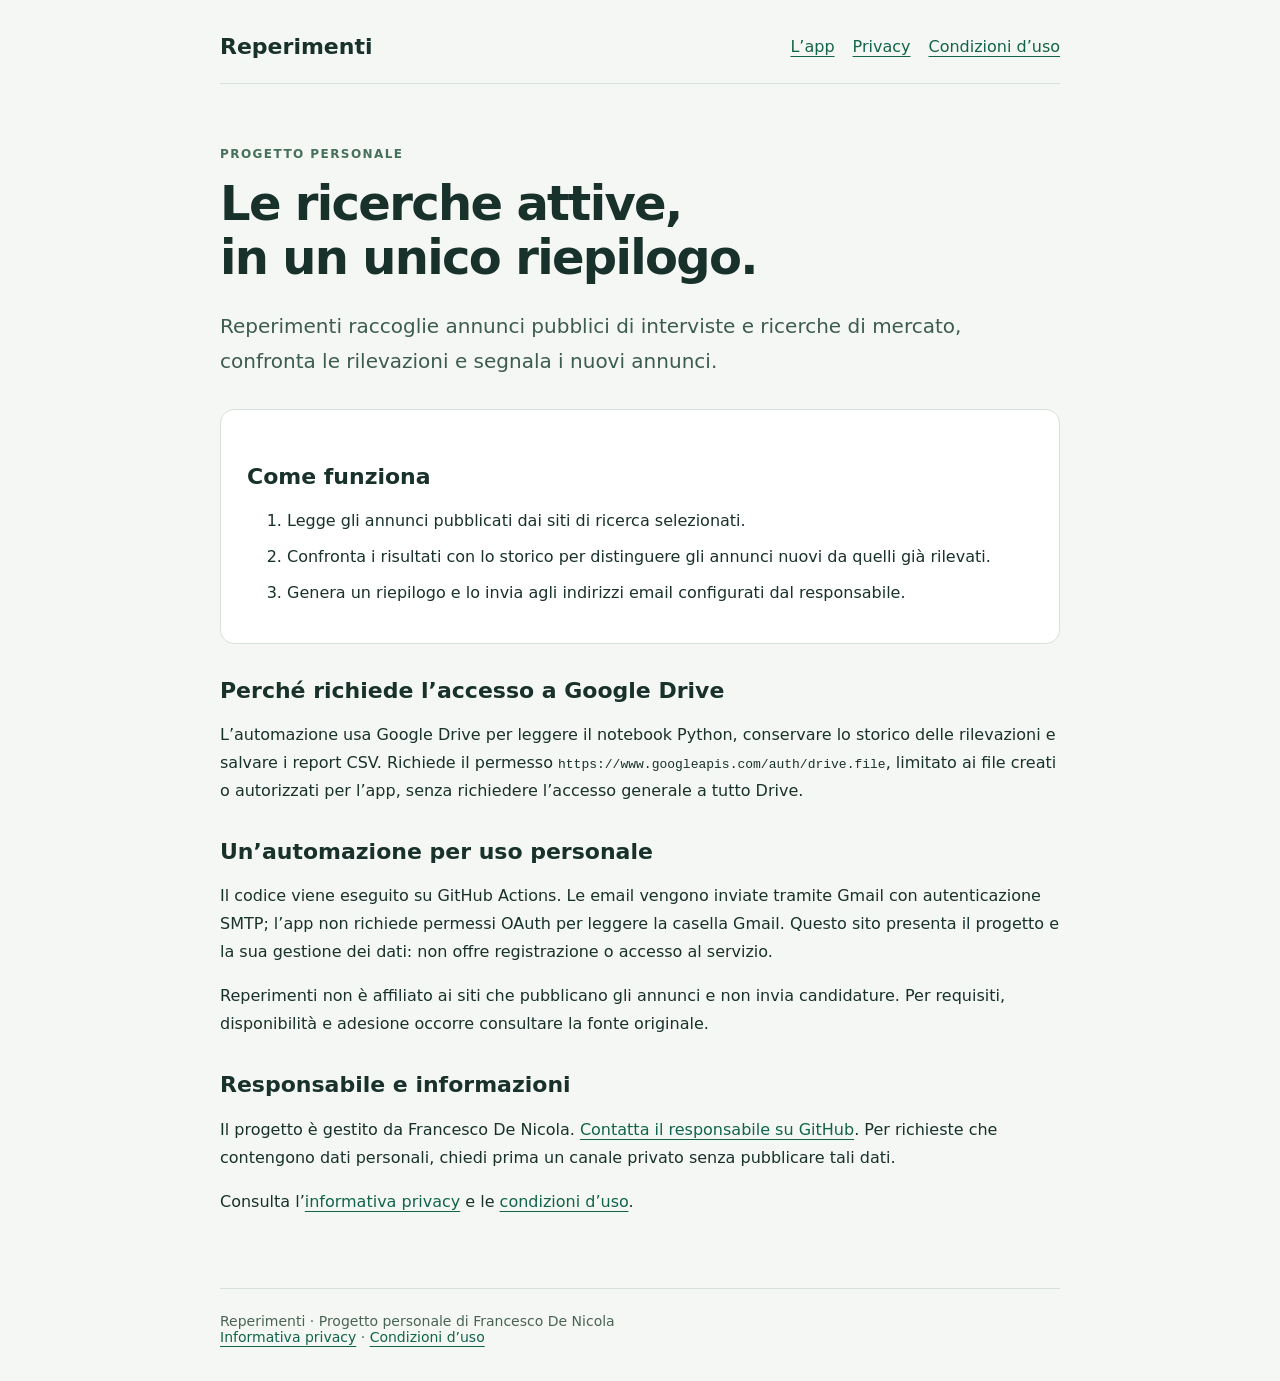
<file: index.html>
<!doctype html>
<html lang="it">
<head>
<meta charset="utf-8">
<meta name="google-site-verification" content="EguJrZzqyc4O2hbrNlRsHosMPBguGzQ1p2w5G8lYS8A" />
<meta name="viewport" content="width=device-width, initial-scale=1">
<title>Ricerche di mercato in un unico riepilogo | Reperimenti</title>
<meta name="description" content="Reperimenti è un progetto personale che raccoglie annunci pubblici di ricerche di mercato e genera un riepilogo via email.">
<link rel="stylesheet" href="./style.css">
</head>
<body>
<header><a class="brand" href="./">Reperimenti</a><nav aria-label="Navigazione principale"><a href="./">L’app</a><a href="./privacy.html">Privacy</a><a href="./termini.html">Condizioni d’uso</a></nav></header>
<main><p class="eyebrow">Progetto personale</p><h1>Le ricerche attive,<br>in un unico riepilogo.</h1><p class="lead">Reperimenti raccoglie annunci pubblici di interviste e ricerche di mercato, confronta le rilevazioni e segnala i nuovi annunci.</p><div class="panel"><h2>Come funziona</h2><ol><li>Legge gli annunci pubblicati dai siti di ricerca selezionati.</li><li>Confronta i risultati con lo storico per distinguere gli annunci nuovi da quelli già rilevati.</li><li>Genera un riepilogo e lo invia agli indirizzi email configurati dal responsabile.</li></ol></div><h2>Perché richiede l’accesso a Google Drive</h2><p>L’automazione usa Google Drive per leggere il notebook Python, conservare lo storico delle rilevazioni e salvare i report CSV. Richiede il permesso <code>https://www.googleapis.com/auth/drive.file</code>, limitato ai file creati o autorizzati per l’app, senza richiedere l’accesso generale a tutto Drive.</p><h2>Un’automazione per uso personale</h2><p>Il codice viene eseguito su GitHub Actions. Le email vengono inviate tramite Gmail con autenticazione SMTP; l’app non richiede permessi OAuth per leggere la casella Gmail. Questo sito presenta il progetto e la sua gestione dei dati: non offre registrazione o accesso al servizio.</p><p>Reperimenti non è affiliato ai siti che pubblicano gli annunci e non invia candidature. Per requisiti, disponibilità e adesione occorre consultare la fonte originale.</p><h2>Responsabile e informazioni</h2><p>Il progetto è gestito da Francesco De Nicola. <a href="https://github.com/francescodenicola/reperimenti-info/issues">Contatta il responsabile su GitHub</a>. Per richieste che contengono dati personali, chiedi prima un canale privato senza pubblicare tali dati.</p><p>Consulta l’<a href="./privacy.html">informativa privacy</a> e le <a href="./termini.html">condizioni d’uso</a>.</p></main>
<footer>Reperimenti · Progetto personale di Francesco De Nicola<br><a href="./privacy.html">Informativa privacy</a> · <a href="./termini.html">Condizioni d’uso</a></footer>
</body></html>
</file>
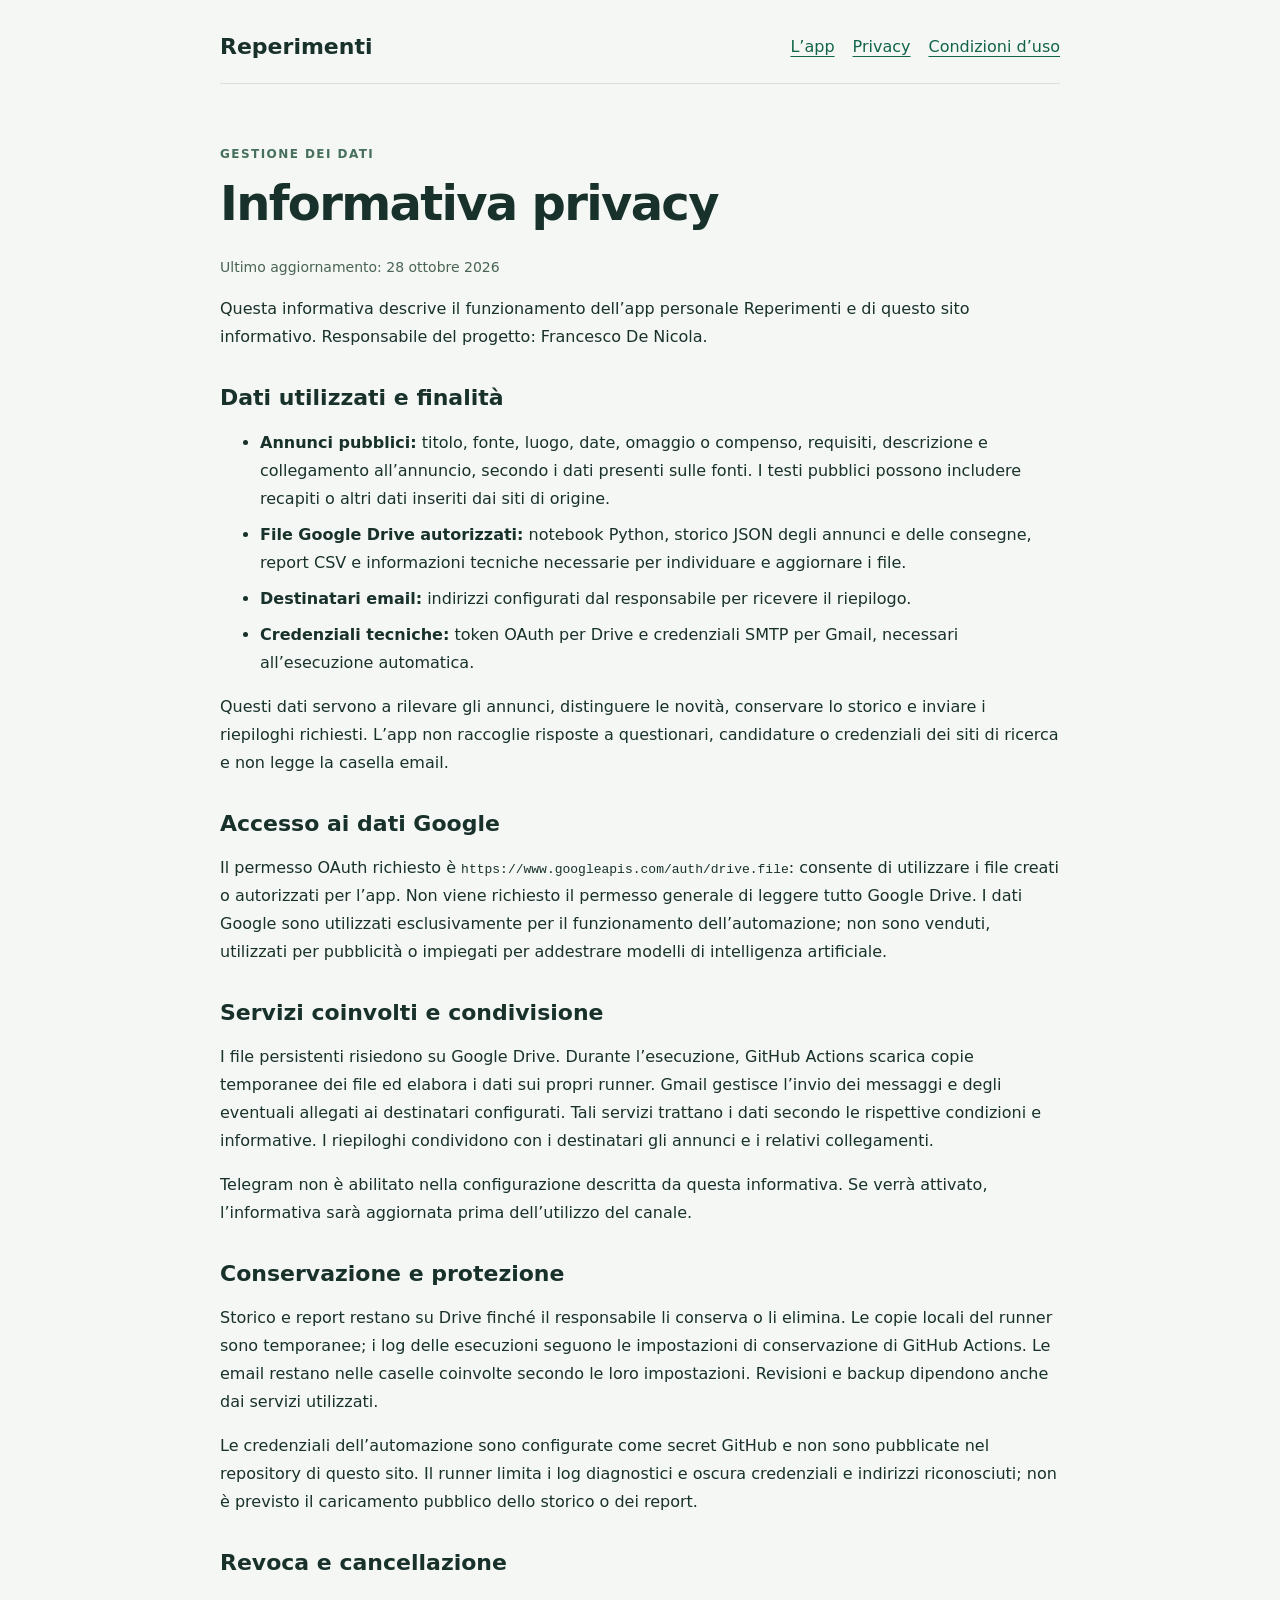
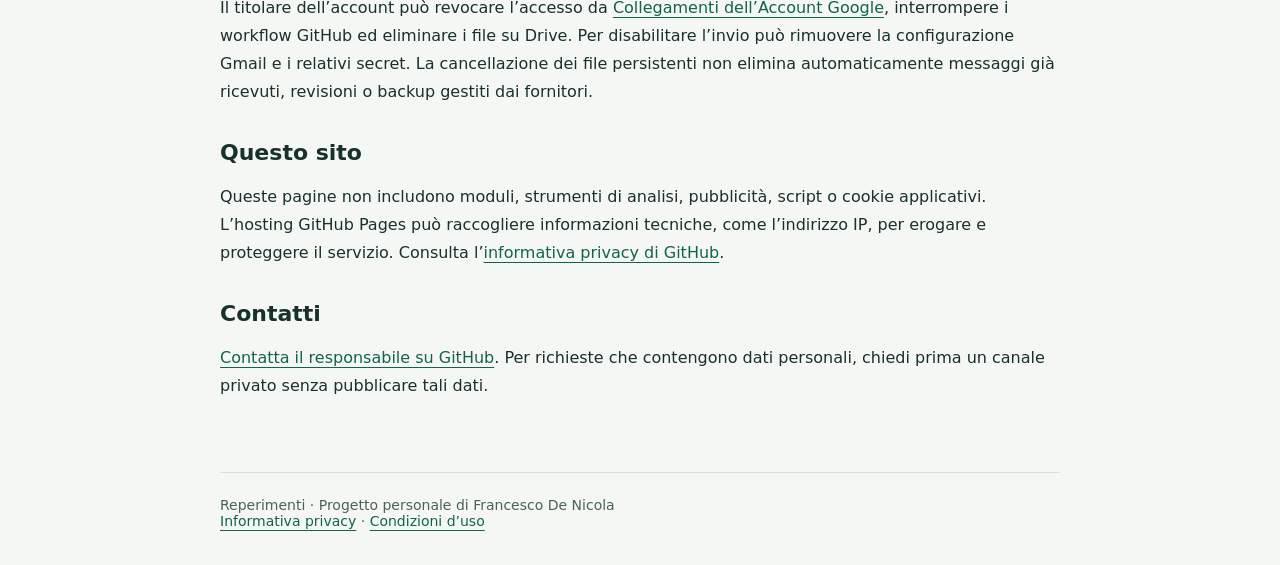
<file: privacy.html>
<!doctype html>
<html lang="it">
<head>
<meta charset="utf-8">
<meta name="viewport" content="width=device-width, initial-scale=1">
<title>Informativa privacy | Reperimenti</title>
<meta name="description" content="Come Reperimenti utilizza Google Drive, GitHub Actions e Gmail per le rilevazioni personali.">
<link rel="stylesheet" href="./style.css">
</head>
<body>
<header><a class="brand" href="./">Reperimenti</a><nav aria-label="Navigazione principale"><a href="./">L’app</a><a href="./privacy.html">Privacy</a><a href="./termini.html">Condizioni d’uso</a></nav></header>
<main><p class="eyebrow">Gestione dei dati</p><h1>Informativa privacy</h1><p class="date">Ultimo aggiornamento: 28 ottobre 2026</p><p>Questa informativa descrive il funzionamento dell’app personale Reperimenti e di questo sito informativo. Responsabile del progetto: Francesco De Nicola.</p><h2>Dati utilizzati e finalità</h2><ul><li><strong>Annunci pubblici:</strong> titolo, fonte, luogo, date, omaggio o compenso, requisiti, descrizione e collegamento all’annuncio, secondo i dati presenti sulle fonti. I testi pubblici possono includere recapiti o altri dati inseriti dai siti di origine.</li><li><strong>File Google Drive autorizzati:</strong> notebook Python, storico JSON degli annunci e delle consegne, report CSV e informazioni tecniche necessarie per individuare e aggiornare i file.</li><li><strong>Destinatari email:</strong> indirizzi configurati dal responsabile per ricevere il riepilogo.</li><li><strong>Credenziali tecniche:</strong> token OAuth per Drive e credenziali SMTP per Gmail, necessari all’esecuzione automatica.</li></ul><p>Questi dati servono a rilevare gli annunci, distinguere le novità, conservare lo storico e inviare i riepiloghi richiesti. L’app non raccoglie risposte a questionari, candidature o credenziali dei siti di ricerca e non legge la casella email.</p><h2>Accesso ai dati Google</h2><p>Il permesso OAuth richiesto è <code>https://www.googleapis.com/auth/drive.file</code>: consente di utilizzare i file creati o autorizzati per l’app. Non viene richiesto il permesso generale di leggere tutto Google Drive. I dati Google sono utilizzati esclusivamente per il funzionamento dell’automazione; non sono venduti, utilizzati per pubblicità o impiegati per addestrare modelli di intelligenza artificiale.</p><h2>Servizi coinvolti e condivisione</h2><p>I file persistenti risiedono su Google Drive. Durante l’esecuzione, GitHub Actions scarica copie temporanee dei file ed elabora i dati sui propri runner. Gmail gestisce l’invio dei messaggi e degli eventuali allegati ai destinatari configurati. Tali servizi trattano i dati secondo le rispettive condizioni e informative. I riepiloghi condividono con i destinatari gli annunci e i relativi collegamenti.</p><p>Telegram non è abilitato nella configurazione descritta da questa informativa. Se verrà attivato, l’informativa sarà aggiornata prima dell’utilizzo del canale.</p><h2>Conservazione e protezione</h2><p>Storico e report restano su Drive finché il responsabile li conserva o li elimina. Le copie locali del runner sono temporanee; i log delle esecuzioni seguono le impostazioni di conservazione di GitHub Actions. Le email restano nelle caselle coinvolte secondo le loro impostazioni. Revisioni e backup dipendono anche dai servizi utilizzati.</p><p>Le credenziali dell’automazione sono configurate come secret GitHub e non sono pubblicate nel repository di questo sito. Il runner limita i log diagnostici e oscura credenziali e indirizzi riconosciuti; non è previsto il caricamento pubblico dello storico o dei report.</p><h2>Revoca e cancellazione</h2><p>Il titolare dell’account può revocare l’accesso da <a href="https://myaccount.google.com/connections">Collegamenti dell’Account Google</a>, interrompere i workflow GitHub ed eliminare i file su Drive. Per disabilitare l’invio può rimuovere la configurazione Gmail e i relativi secret. La cancellazione dei file persistenti non elimina automaticamente messaggi già ricevuti, revisioni o backup gestiti dai fornitori.</p><h2>Questo sito</h2><p>Queste pagine non includono moduli, strumenti di analisi, pubblicità, script o cookie applicativi. L’hosting GitHub Pages può raccogliere informazioni tecniche, come l’indirizzo IP, per erogare e proteggere il servizio. Consulta l’<a href="https://docs.github.com/en/site-policy/privacy-policies/github-general-privacy-statement">informativa privacy di GitHub</a>.</p><h2>Contatti</h2><p><a href="https://github.com/francescodenicola/reperimenti-info/issues">Contatta il responsabile su GitHub</a>. Per richieste che contengono dati personali, chiedi prima un canale privato senza pubblicare tali dati.</p></main>
<footer>Reperimenti · Progetto personale di Francesco De Nicola<br><a href="./privacy.html">Informativa privacy</a> · <a href="./termini.html">Condizioni d’uso</a></footer>
</body></html>
</file>
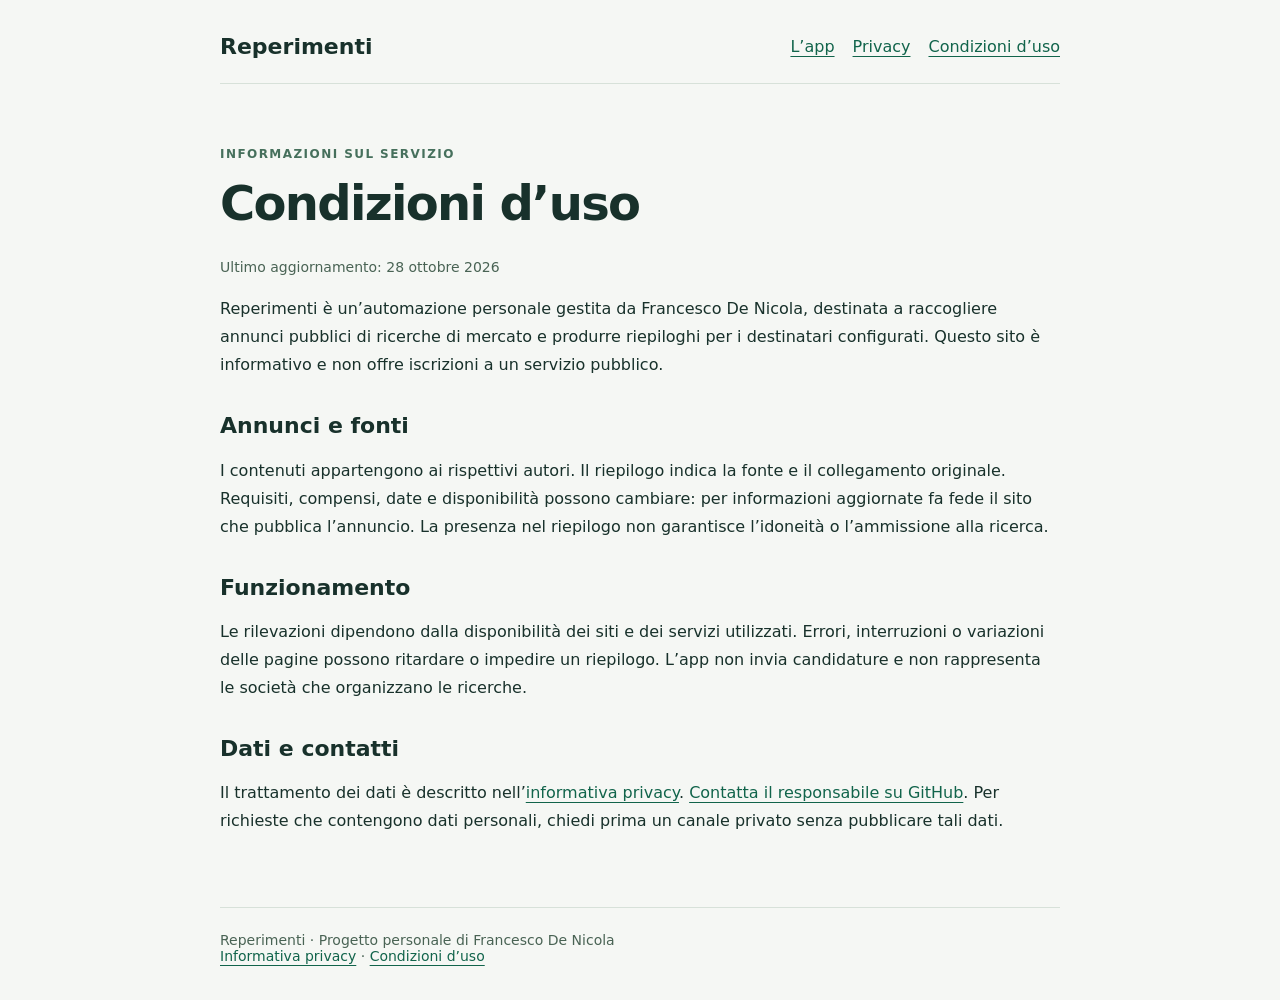
<file: termini.html>
<!doctype html>
<html lang="it">
<head>
<meta charset="utf-8">
<meta name="viewport" content="width=device-width, initial-scale=1">
<title>Condizioni d’uso | Reperimenti</title>
<meta name="description" content="Condizioni d’uso del progetto personale Reperimenti.">
<link rel="stylesheet" href="./style.css">
</head>
<body>
<header><a class="brand" href="./">Reperimenti</a><nav aria-label="Navigazione principale"><a href="./">L’app</a><a href="./privacy.html">Privacy</a><a href="./termini.html">Condizioni d’uso</a></nav></header>
<main><p class="eyebrow">Informazioni sul servizio</p><h1>Condizioni d’uso</h1><p class="date">Ultimo aggiornamento: 28 ottobre 2026</p><p>Reperimenti è un’automazione personale gestita da Francesco De Nicola, destinata a raccogliere annunci pubblici di ricerche di mercato e produrre riepiloghi per i destinatari configurati. Questo sito è informativo e non offre iscrizioni a un servizio pubblico.</p><h2>Annunci e fonti</h2><p>I contenuti appartengono ai rispettivi autori. Il riepilogo indica la fonte e il collegamento originale. Requisiti, compensi, date e disponibilità possono cambiare: per informazioni aggiornate fa fede il sito che pubblica l’annuncio. La presenza nel riepilogo non garantisce l’idoneità o l’ammissione alla ricerca.</p><h2>Funzionamento</h2><p>Le rilevazioni dipendono dalla disponibilità dei siti e dei servizi utilizzati. Errori, interruzioni o variazioni delle pagine possono ritardare o impedire un riepilogo. L’app non invia candidature e non rappresenta le società che organizzano le ricerche.</p><h2>Dati e contatti</h2><p>Il trattamento dei dati è descritto nell’<a href="./privacy.html">informativa privacy</a>. <a href="https://github.com/francescodenicola/reperimenti-info/issues">Contatta il responsabile su GitHub</a>. Per richieste che contengono dati personali, chiedi prima un canale privato senza pubblicare tali dati.</p></main>
<footer>Reperimenti · Progetto personale di Francesco De Nicola<br><a href="./privacy.html">Informativa privacy</a> · <a href="./termini.html">Condizioni d’uso</a></footer>
</body></html>
</file>
<file: style.css>
:root{color-scheme:light;font-family:system-ui,-apple-system,BlinkMacSystemFont,"Segoe UI",sans-serif;color:#18312b;background:#f5f7f4}*{box-sizing:border-box}body{margin:0}header,main,footer{width:min(840px,calc(100% - 40px));margin:auto}header{padding:34px 0 24px;border-bottom:1px solid #d7e1d9;display:flex;justify-content:space-between;align-items:center;gap:20px;flex-wrap:wrap}.brand{font-weight:750;font-size:22px;text-decoration:none;color:#18312b}nav{display:flex;gap:18px;flex-wrap:wrap}a{color:#11644b;text-underline-offset:4px}a:focus-visible{outline:3px solid #11644b;outline-offset:5px}main{padding:48px 0 56px}h1{font-size:clamp(32px,6vw,48px);line-height:1.12;letter-spacing:-.035em;margin:12px 0 24px}h2{font-size:22px;margin-top:34px}p,li{line-height:1.75}li{margin:8px 0}.eyebrow{text-transform:uppercase;letter-spacing:.12em;font-size:12px;font-weight:700;color:#46705c}.lead{font-size:20px;color:#3d5c50}.panel{padding:20px 26px;background:#fff;border:1px solid #d7e1d9;border-radius:14px;margin:30px 0}code{overflow-wrap:anywhere}footer{border-top:1px solid #d7e1d9;padding:24px 0 36px;font-size:14px;color:#496354}.date{font-size:14px;color:#496354}
</file>
